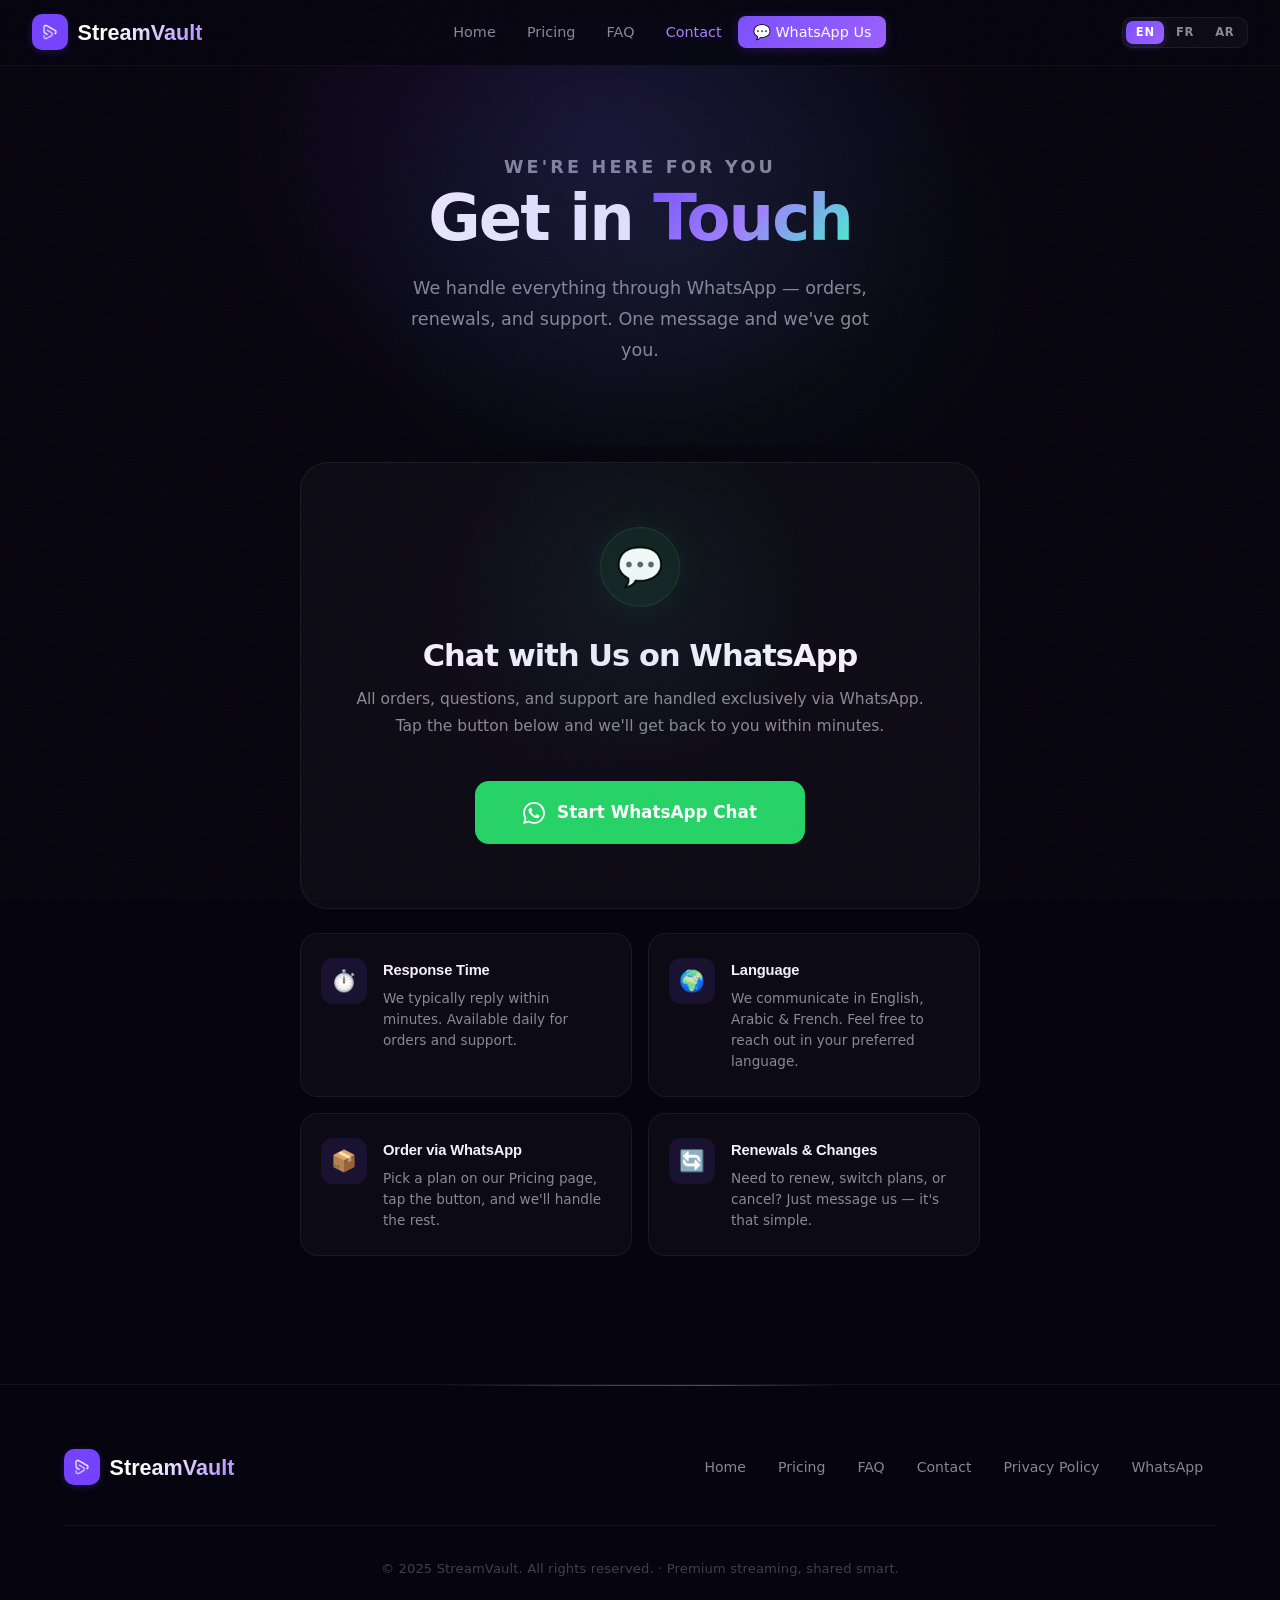
<file: contact.html>
<!DOCTYPE html>
<html lang="en">
<head>
  <meta charset="UTF-8" />
  <meta name="viewport" content="width=device-width, initial-scale=1.0" />
  <title>Contact — StreamVault</title>
  <meta name="description" content="Get in touch with StreamVault via WhatsApp. We're available 24/7 to help you subscribe and manage your plans." />
  <link rel="preconnect" href="https://api.fontshare.com" />
  <link rel="stylesheet" href="https://api.fontshare.com/v2/css?f[]=clash-display@400,500,600,700&f[]=satoshi@400,500,700&display=swap" />
  <link rel="stylesheet" href="styles.css" />
</head>
<body>

<!-- ── Navbar ─────────────────────────────────────── -->
<nav class="navbar">
  <a href="index.html" class="logo">
    <div class="vault-icon"><img src="logo-icon.png.png" alt="StreamVault" /></div>
    <span class="name">StreamVault</span>
  </a>
  <ul class="nav-links">
    <li><a href="index.html" data-i18n="nav.home">Home</a></li>
    <li><a href="pricing.html" data-i18n="nav.pricing">Pricing</a></li>
    <li><a href="faq.html" data-i18n="nav.faq">FAQ</a></li>
    <li><a href="contact.html" class="active" data-i18n="nav.contact">Contact</a></li>
    <li><a href="https://wa.me/96170307798" target="_blank" rel="noopener" class="nav-cta" data-i18n="nav.whatsapp">💬 WhatsApp Us</a></li>
  </ul>
  <div class="lang-switcher">
    <button class="lang-btn active" data-lang="en">EN</button>
    <button class="lang-btn" data-lang="fr">FR</button>
    <button class="lang-btn" data-lang="ar">AR</button>
  </div>
  <button class="hamburger" aria-label="Toggle menu">
    <span></span><span></span><span></span>
  </button>
</nav>

<div class="mobile-menu">
  <a href="index.html" data-i18n="nav.home">Home</a>
  <a href="pricing.html" data-i18n="nav.pricing">Pricing</a>
  <a href="faq.html" data-i18n="nav.faq">FAQ</a>
  <a href="contact.html" class="active" data-i18n="nav.contact">Contact</a>
  <a href="https://wa.me/96170307798" target="_blank" rel="noopener" class="mob-cta" data-i18n="nav.whatsapp">💬 WhatsApp Us</a>
</div>

<!-- ── Page Header ────────────────────────────────── -->
<div class="page-header">
  <div class="page-header-glow"></div>
  <div class="container">
    <p class="section-label" data-i18n="contact.label">We're Here for You</p>
    <h1 data-i18n-html="contact.title">Get in <span class="gradient-text">Touch</span></h1>
    <p data-i18n="contact.desc">We handle everything through WhatsApp — orders, renewals, and support. One message and we've got you.</p>
  </div>
</div>

<!-- ── Contact Section ────────────────────────────── -->
<section class="section" style="padding-top: 1rem;">
  <div class="container">
    <div class="contact-wrap">

      <!-- Main WhatsApp Card -->
      <div class="contact-card fade-up">
        <div class="wa-icon-wrap">💬</div>
        <h2 class="contact-title" data-i18n="contact.wa.title">Chat with Us on WhatsApp</h2>
        <p class="contact-desc" data-i18n="contact.wa.desc">
          All orders, questions, and support are handled exclusively via WhatsApp. Tap the button below and we'll get back to you within minutes.
        </p>
        <a href="https://wa.me/96170307798?text=Hi!%20I%20want%20to%20know%20more%20about%20StreamVault." target="_blank" rel="noopener" class="btn-wa-large">
          <svg width="22" height="22" viewBox="0 0 24 24" fill="currentColor" aria-hidden="true">
            <path d="M17.472 14.382c-.297-.149-1.758-.867-2.03-.967-.273-.099-.471-.148-.67.15-.197.297-.767.966-.94 1.164-.173.199-.347.223-.644.075-.297-.15-1.255-.463-2.39-1.475-.883-.788-1.48-1.761-1.653-2.059-.173-.297-.018-.458.13-.606.134-.133.298-.347.446-.52.149-.174.198-.298.298-.497.099-.198.05-.371-.025-.52-.075-.149-.669-1.612-.916-2.207-.242-.579-.487-.5-.669-.51-.173-.008-.371-.01-.57-.01-.198 0-.52.074-.792.372-.272.297-1.04 1.016-1.04 2.479 0 1.462 1.065 2.875 1.213 3.074.149.198 2.096 3.2 5.077 4.487.709.306 1.262.489 1.694.625.712.227 1.36.195 1.871.118.571-.085 1.758-.719 2.006-1.413.248-.694.248-1.289.173-1.413-.074-.124-.272-.198-.57-.347m-5.421 7.403h-.004a9.87 9.87 0 01-5.031-1.378l-.361-.214-3.741.982.998-3.648-.235-.374a9.86 9.86 0 01-1.51-5.26c.001-5.45 4.436-9.884 9.888-9.884 2.64 0 5.122 1.03 6.988 2.898a9.825 9.825 0 012.893 6.994c-.003 5.45-4.437 9.884-9.885 9.884m8.413-18.297A11.815 11.815 0 0012.05 0C5.495 0 .16 5.335.157 11.892c0 2.096.547 4.142 1.588 5.945L.057 24l6.305-1.654a11.882 11.882 0 005.683 1.448h.005c6.554 0 11.89-5.335 11.893-11.893a11.821 11.821 0 00-3.48-8.413Z"/>
          </svg>
          <span data-i18n="contact.wa.btn">Start WhatsApp Chat</span>
        </a>
      </div>

      <!-- Info Cards -->
      <div class="contact-info-grid">

        <div class="info-card fade-up">
          <div class="info-icon">⏱️</div>
          <div>
            <div class="info-title" data-i18n="info1.title">Response Time</div>
            <div class="info-text" data-i18n="info1.text">We typically reply within minutes. Available daily for orders and support.</div>
          </div>
        </div>

        <div class="info-card fade-up">
          <div class="info-icon">🌍</div>
          <div>
            <div class="info-title" data-i18n="info2.title">Language</div>
            <div class="info-text" data-i18n="info2.text">We communicate in English, Arabic & French. Feel free to reach out in your preferred language.</div>
          </div>
        </div>

        <div class="info-card fade-up">
          <div class="info-icon">📦</div>
          <div>
            <div class="info-title" data-i18n="info3.title">Order via WhatsApp</div>
            <div class="info-text" data-i18n="info3.text">Pick a plan on our Pricing page, tap the button, and we'll handle the rest.</div>
          </div>
        </div>

        <div class="info-card fade-up">
          <div class="info-icon">🔄</div>
          <div>
            <div class="info-title" data-i18n="info4.title">Renewals &amp; Changes</div>
            <div class="info-text" data-i18n="info4.text">Need to renew, switch plans, or cancel? Just message us — it's that simple.</div>
          </div>
        </div>

      </div>

    </div>
  </div>
</section>

<!-- ── Footer ─────────────────────────────────────── -->
<footer>
  <div class="container">
    <div class="footer-inner">
      <a href="index.html" class="logo">
        <div class="vault-icon"><img src="logo-icon.png.png" alt="StreamVault" /></div>
        <span class="name">StreamVault</span>
      </a>
      <div class="footer-links">
        <a href="index.html" data-i18n="nav.home">Home</a>
        <a href="pricing.html" data-i18n="nav.pricing">Pricing</a>
        <a href="faq.html" data-i18n="nav.faq">FAQ</a>
        <a href="contact.html" data-i18n="nav.contact">Contact</a>
        <a href="privacy.html">Privacy Policy</a>
        <a href="https://wa.me/96170307798" target="_blank" rel="noopener">WhatsApp</a>
      </div>
    </div>
    <div class="footer-copy" data-i18n="footer.copy">
      © 2025 StreamVault. All rights reserved. · Premium streaming, shared smart.
    </div>
  </div>
</footer>

<script src="translations.js"></script>
<script src="script.js"></script>
</body>
</html>
</file>
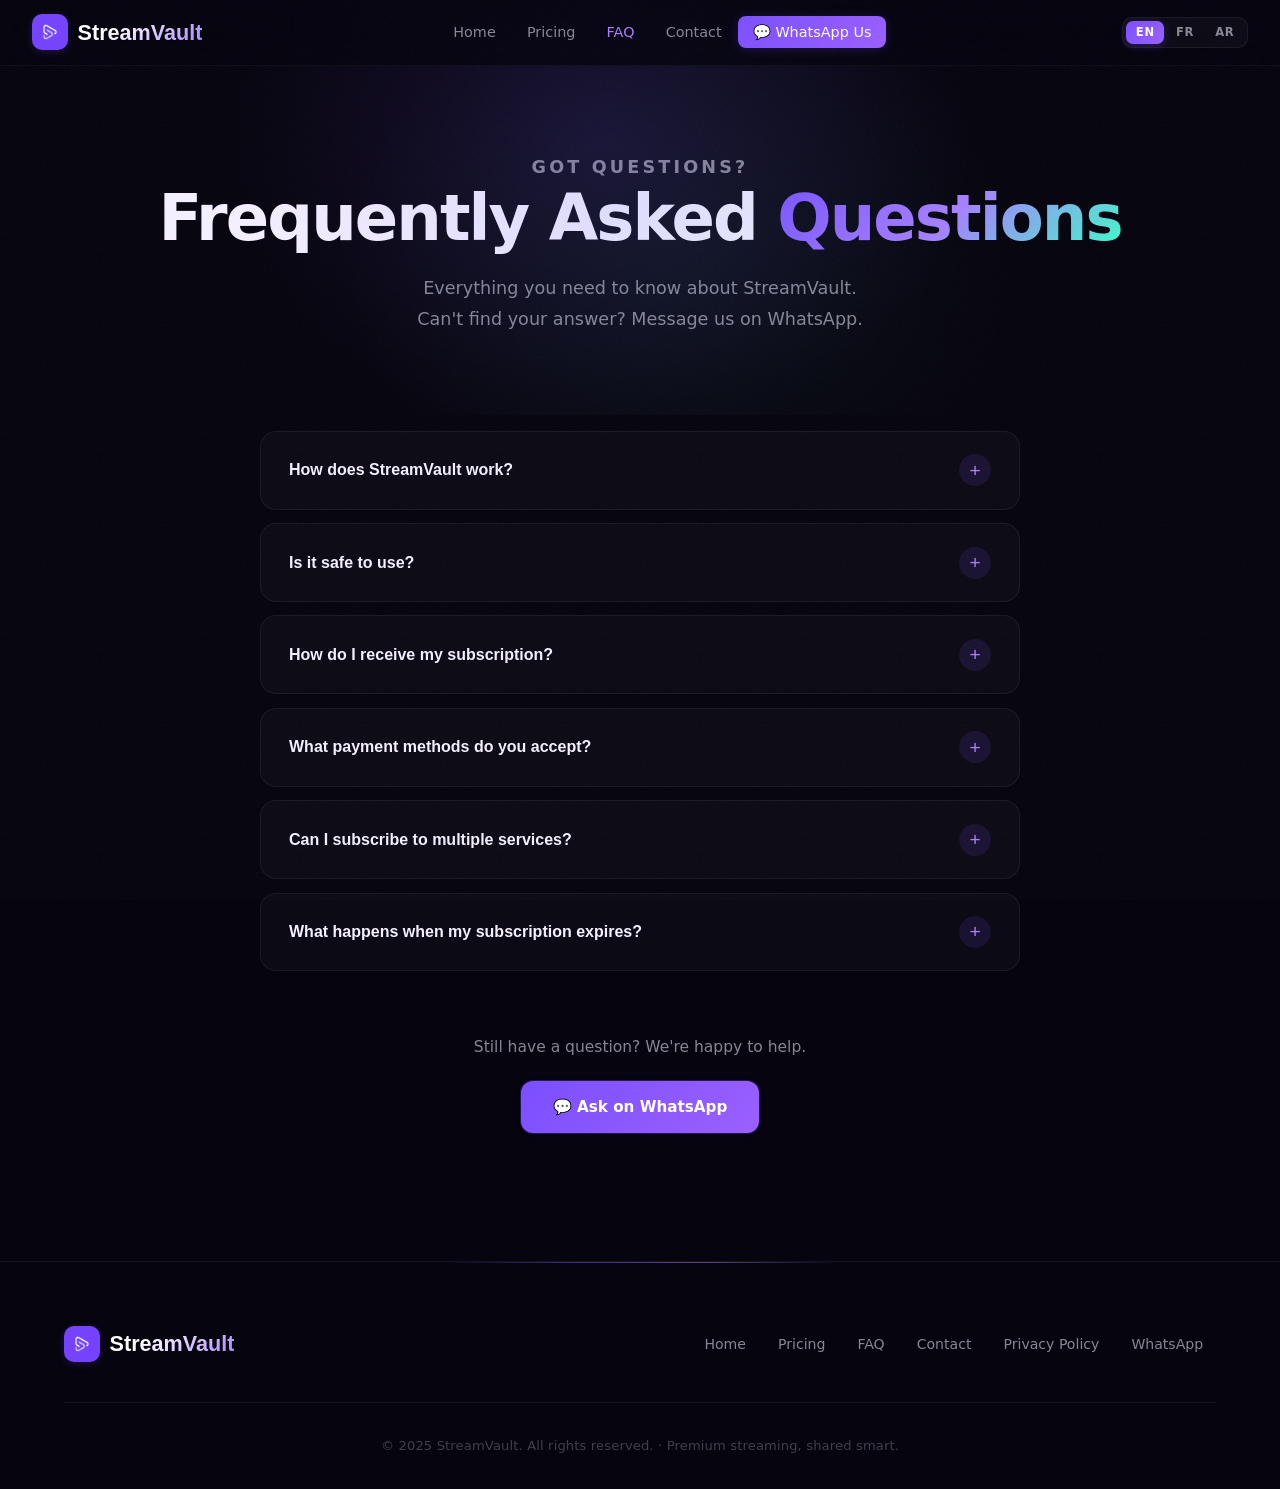
<file: faq.html>
<!DOCTYPE html>
<html lang="en">
<head>
  <meta charset="UTF-8" />
  <meta name="viewport" content="width=device-width, initial-scale=1.0" />
  <title>FAQ — StreamVault</title>
  <meta name="description" content="Frequently asked questions about StreamVault — how it works, safety, payment methods and more." />
  <link rel="preconnect" href="https://api.fontshare.com" />
  <link rel="stylesheet" href="https://api.fontshare.com/v2/css?f[]=clash-display@400,500,600,700&f[]=satoshi@400,500,700&display=swap" />
  <link rel="stylesheet" href="styles.css" />
</head>
<body>

<!-- ── Navbar ─────────────────────────────────────── -->
<nav class="navbar">
  <a href="index.html" class="logo">
    <div class="vault-icon"><img src="logo-icon.png.png" alt="StreamVault" /></div>
    <span class="name">StreamVault</span>
  </a>
  <ul class="nav-links">
    <li><a href="index.html" data-i18n="nav.home">Home</a></li>
    <li><a href="pricing.html" data-i18n="nav.pricing">Pricing</a></li>
    <li><a href="faq.html" class="active" data-i18n="nav.faq">FAQ</a></li>
    <li><a href="contact.html" data-i18n="nav.contact">Contact</a></li>
    <li><a href="https://wa.me/96170307798" target="_blank" rel="noopener" class="nav-cta" data-i18n="nav.whatsapp">💬 WhatsApp Us</a></li>
  </ul>
  <div class="lang-switcher">
    <button class="lang-btn active" data-lang="en">EN</button>
    <button class="lang-btn" data-lang="fr">FR</button>
    <button class="lang-btn" data-lang="ar">AR</button>
  </div>
  <button class="hamburger" aria-label="Toggle menu">
    <span></span><span></span><span></span>
  </button>
</nav>

<div class="mobile-menu">
  <a href="index.html" data-i18n="nav.home">Home</a>
  <a href="pricing.html" data-i18n="nav.pricing">Pricing</a>
  <a href="faq.html" class="active" data-i18n="nav.faq">FAQ</a>
  <a href="contact.html" data-i18n="nav.contact">Contact</a>
  <a href="https://wa.me/96170307798" target="_blank" rel="noopener" class="mob-cta" data-i18n="nav.whatsapp">💬 WhatsApp Us</a>
</div>

<!-- ── Page Header ────────────────────────────────── -->
<div class="page-header">
  <div class="page-header-glow"></div>
  <div class="container">
    <p class="section-label" data-i18n="faq.label">Got Questions?</p>
    <h1 data-i18n-html="faq.title">Frequently Asked <span class="gradient-text">Questions</span></h1>
    <p data-i18n="faq.desc">Everything you need to know about StreamVault. Can't find your answer? Message us on WhatsApp.</p>
  </div>
</div>

<!-- ── FAQ Accordion ──────────────────────────────── -->
<section class="section" style="padding-top: 1rem;">
  <div class="container">
    <div class="faq-list">

      <div class="faq-item fade-up">
        <button class="faq-question" aria-expanded="false">
          <span data-i18n="faq.q1">How does StreamVault work?</span>
          <span class="faq-icon">+</span>
        </button>
        <div class="faq-answer">
          <div class="faq-answer-inner" data-i18n-html="faq.a1">
            StreamVault splits a single premium streaming account across 2–3 users, each getting their own dedicated profile. You enjoy the full service — browsing, watchlists, recommendations — while paying only a fraction of what a private subscription would cost. It's completely legal to share accounts within the platform's allowed profile limits.
          </div>
        </div>
      </div>

      <div class="faq-item fade-up">
        <button class="faq-question" aria-expanded="false">
          <span data-i18n="faq.q2">Is it safe to use?</span>
          <span class="faq-icon">+</span>
        </button>
        <div class="faq-answer">
          <div class="faq-answer-inner" data-i18n-html="faq.a2">
            Absolutely. Each subscriber gets a dedicated, private profile on the shared account. Your watch history, playlists, preferences, and personal data stay 100% separate from any other user. You'll never see another person's content, and they'll never see yours.
          </div>
        </div>
      </div>

      <div class="faq-item fade-up">
        <button class="faq-question" aria-expanded="false">
          <span data-i18n="faq.q3">How do I receive my subscription?</span>
          <span class="faq-icon">+</span>
        </button>
        <div class="faq-answer">
          <div class="faq-answer-inner" data-i18n-html="faq.a3">
            After you place your order via WhatsApp and complete payment, we'll set up your profile and send you the login credentials or a direct profile invite — all within the WhatsApp chat. The whole process typically takes just a few hours.
          </div>
        </div>
      </div>

      <div class="faq-item fade-up">
        <button class="faq-question" aria-expanded="false">
          <span data-i18n="faq.q4">What payment methods do you accept?</span>
          <span class="faq-icon">+</span>
        </button>
        <div class="faq-answer">
          <div class="faq-answer-inner" data-i18n-html="faq.a4">
            We accept payments via <strong style="color:#fff;">Whish</strong> or <strong style="color:#fff;">OMT</strong> wallet. Simply transfer the amount to account <strong style="color:#fff;">81996780</strong> (name: <strong style="color:#fff;">Jason Farah</strong>). Once payment is confirmed, your subscription account will be sent to you directly on WhatsApp.
          </div>
        </div>
      </div>

      <div class="faq-item fade-up">
        <button class="faq-question" aria-expanded="false">
          <span data-i18n="faq.q5">Can I subscribe to multiple services?</span>
          <span class="faq-icon">+</span>
        </button>
        <div class="faq-answer">
          <div class="faq-answer-inner" data-i18n-html="faq.a5">
            Yes! Many of our customers subscribe to multiple services at the same time — for example, Netflix for movies and Spotify for music. Just let us know which ones you'd like and we'll set them all up. Each service is billed separately.
          </div>
        </div>
      </div>

      <div class="faq-item fade-up">
        <button class="faq-question" aria-expanded="false">
          <span data-i18n="faq.q6">What happens when my subscription expires?</span>
          <span class="faq-icon">+</span>
        </button>
        <div class="faq-answer">
          <div class="faq-answer-inner" data-i18n-html="faq.a6">
            We'll send you a reminder on WhatsApp a few days before expiry. Renewing is as simple as replying to the chat — no forms, no sign-up pages. If you choose not to renew, your access stops at the end of the period with no extra charges.
          </div>
        </div>
      </div>

    </div>

    <div style="text-align:center; margin-top: 4rem;">
      <p style="color:var(--text-muted); margin-bottom:1.25rem; font-size:0.97rem;" data-i18n="faq.still">Still have a question? We're happy to help.</p>
      <a href="https://wa.me/96170307798" target="_blank" rel="noopener" class="btn btn-primary" data-i18n="faq.ask.btn">
        💬 Ask on WhatsApp
      </a>
    </div>

  </div>
</section>

<!-- ── Footer ─────────────────────────────────────── -->
<footer>
  <div class="container">
    <div class="footer-inner">
      <a href="index.html" class="logo">
        <div class="vault-icon"><img src="logo-icon.png.png" alt="StreamVault" /></div>
        <span class="name">StreamVault</span>
      </a>
      <div class="footer-links">
        <a href="index.html" data-i18n="nav.home">Home</a>
        <a href="pricing.html" data-i18n="nav.pricing">Pricing</a>
        <a href="faq.html" data-i18n="nav.faq">FAQ</a>
        <a href="contact.html" data-i18n="nav.contact">Contact</a>
        <a href="privacy.html">Privacy Policy</a>
        <a href="https://wa.me/96170307798" target="_blank" rel="noopener">WhatsApp</a>
      </div>
    </div>
    <div class="footer-copy" data-i18n="footer.copy">
      © 2025 StreamVault. All rights reserved. · Premium streaming, shared smart.
    </div>
  </div>
</footer>

<script src="translations.js"></script>
<script src="script.js"></script>
</body>
</html>
</file>
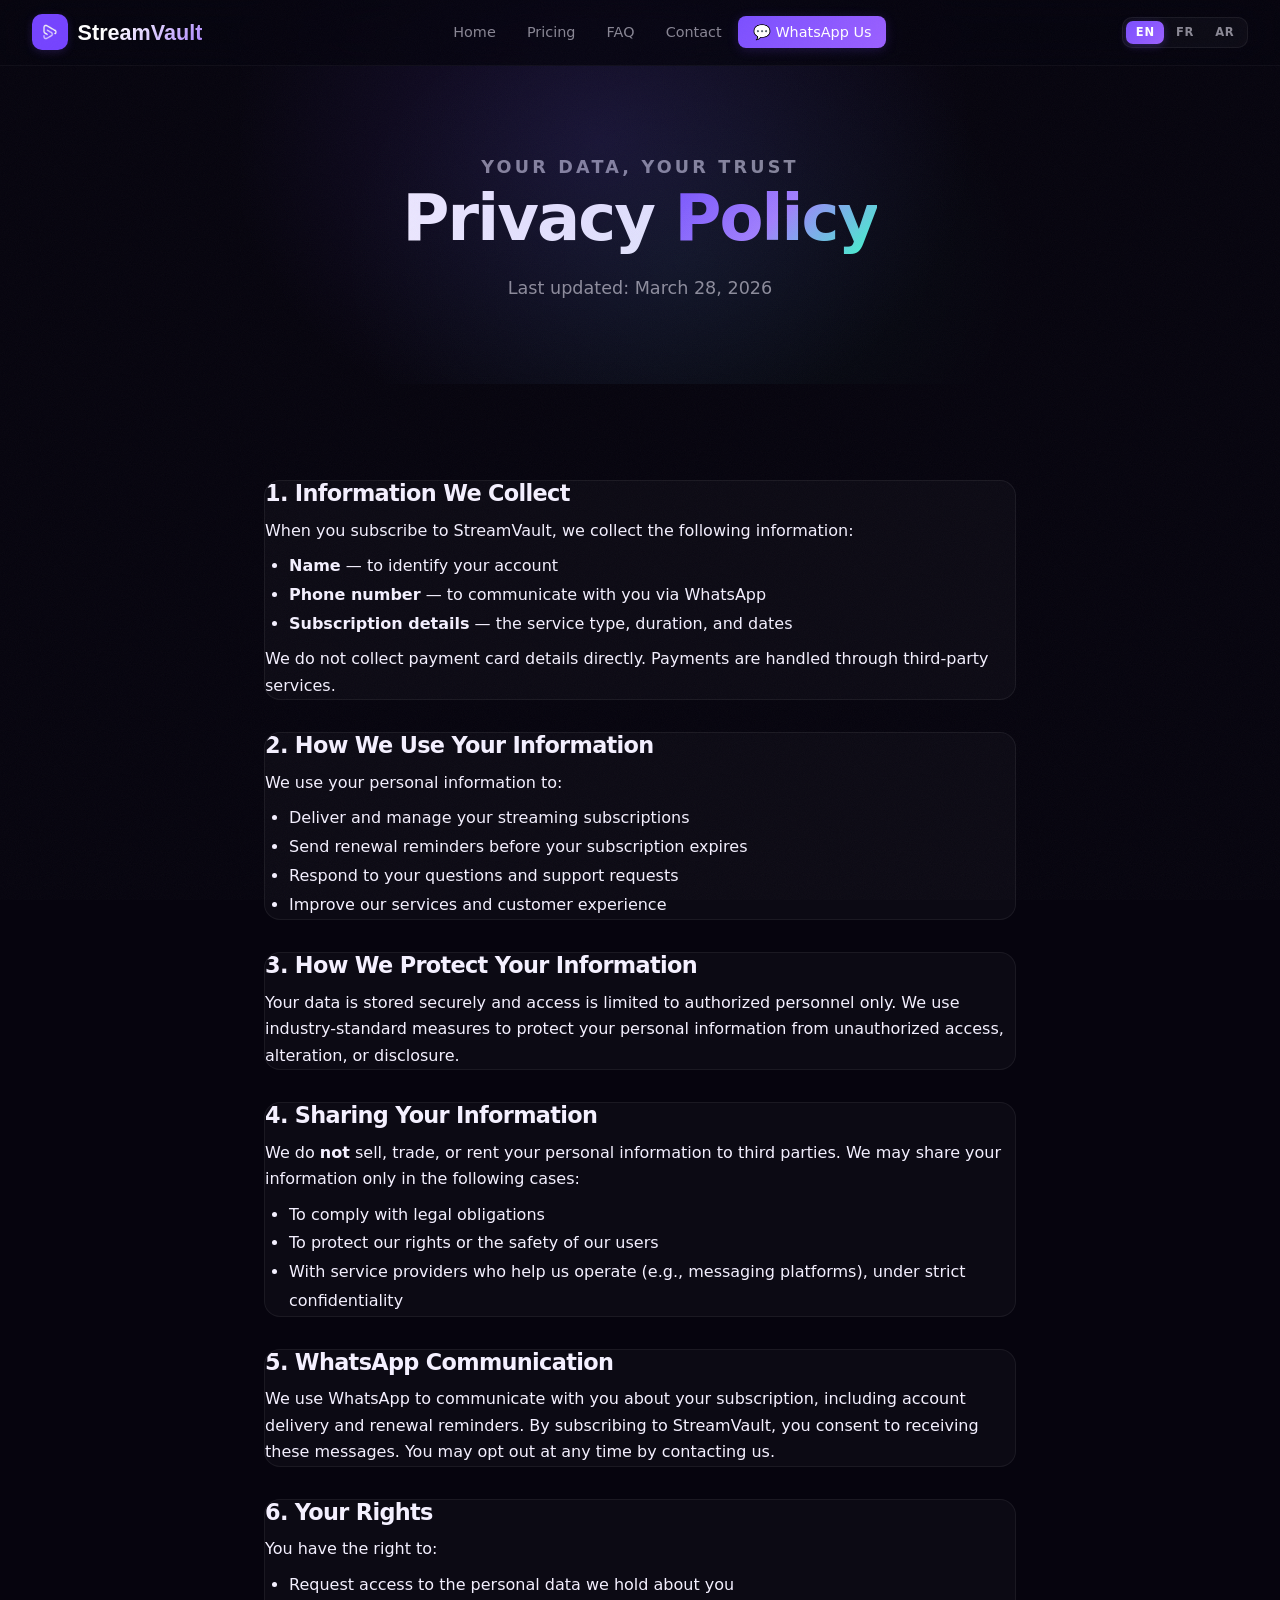
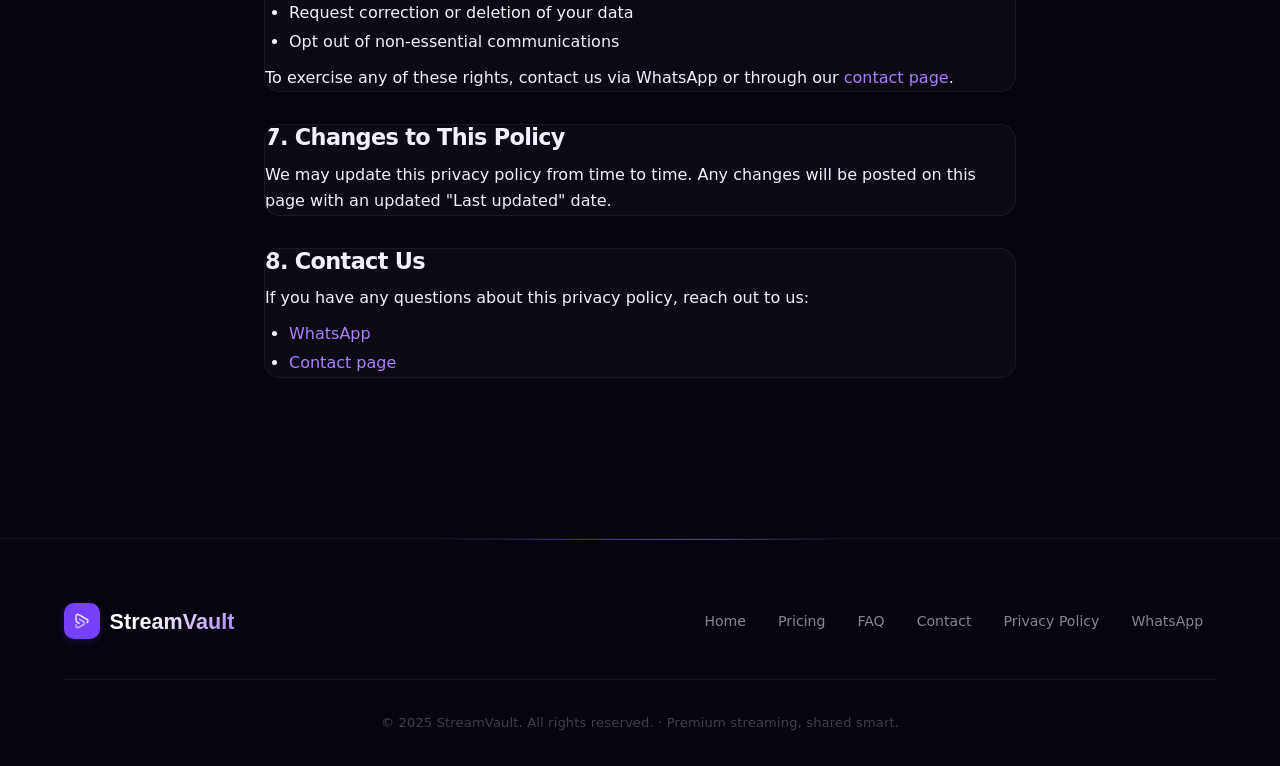
<file: privacy.html>
<!DOCTYPE html>
<html lang="en">
<head>
  <meta charset="UTF-8" />
  <meta name="viewport" content="width=device-width, initial-scale=1.0" />
  <title>Privacy Policy — StreamVault</title>
  <meta name="description" content="StreamVault's privacy policy — how we collect, use, and protect your personal information." />
  <link rel="preconnect" href="https://api.fontshare.com" />
  <link rel="stylesheet" href="https://api.fontshare.com/v2/css?f[]=clash-display@400,500,600,700&f[]=satoshi@400,500,700&display=swap" />
  <link rel="stylesheet" href="styles.css" />
</head>
<body>

<!-- ── Navbar ─────────────────────────────────────── -->
<nav class="navbar">
  <a href="index.html" class="logo">
    <div class="vault-icon"><img src="logo-icon.png.png" alt="StreamVault" /></div>
    <span class="name">StreamVault</span>
  </a>
  <ul class="nav-links">
    <li><a href="index.html" data-i18n="nav.home">Home</a></li>
    <li><a href="pricing.html" data-i18n="nav.pricing">Pricing</a></li>
    <li><a href="faq.html" data-i18n="nav.faq">FAQ</a></li>
    <li><a href="contact.html" data-i18n="nav.contact">Contact</a></li>
    <li><a href="https://wa.me/96170307798" target="_blank" rel="noopener" class="nav-cta" data-i18n="nav.whatsapp">💬 WhatsApp Us</a></li>
  </ul>
  <div class="lang-switcher">
    <button class="lang-btn active" data-lang="en">EN</button>
    <button class="lang-btn" data-lang="fr">FR</button>
    <button class="lang-btn" data-lang="ar">AR</button>
  </div>
  <button class="hamburger" aria-label="Toggle menu">
    <span></span><span></span><span></span>
  </button>
</nav>

<div class="mobile-menu">
  <a href="index.html" data-i18n="nav.home">Home</a>
  <a href="pricing.html" data-i18n="nav.pricing">Pricing</a>
  <a href="faq.html" data-i18n="nav.faq">FAQ</a>
  <a href="contact.html" data-i18n="nav.contact">Contact</a>
  <a href="https://wa.me/96170307798" target="_blank" rel="noopener" class="mob-cta" data-i18n="nav.whatsapp">💬 WhatsApp Us</a>
</div>

<!-- ── Page Header ────────────────────────────────── -->
<div class="page-header">
  <div class="page-header-glow"></div>
  <div class="container">
    <p class="section-label">Your Data, Your Trust</p>
    <h1>Privacy <span class="gradient-text">Policy</span></h1>
    <p class="hero-sub">Last updated: March 28, 2026</p>
  </div>
</div>

<!-- ── Privacy Content ───────────────────────────── -->
<section class="section">
  <div class="container" style="max-width:800px;">

    <div class="faq-item fade-up" style="margin-bottom:2rem;">
      <h2 style="font-size:1.4rem;margin-bottom:.75rem;">1. Information We Collect</h2>
      <p>When you subscribe to StreamVault, we collect the following information:</p>
      <ul style="margin-top:.5rem;padding-left:1.5rem;line-height:1.8;">
        <li><strong>Name</strong> — to identify your account</li>
        <li><strong>Phone number</strong> — to communicate with you via WhatsApp</li>
        <li><strong>Subscription details</strong> — the service type, duration, and dates</li>
      </ul>
      <p style="margin-top:.5rem;">We do not collect payment card details directly. Payments are handled through third-party services.</p>
    </div>

    <div class="faq-item fade-up" style="margin-bottom:2rem;">
      <h2 style="font-size:1.4rem;margin-bottom:.75rem;">2. How We Use Your Information</h2>
      <p>We use your personal information to:</p>
      <ul style="margin-top:.5rem;padding-left:1.5rem;line-height:1.8;">
        <li>Deliver and manage your streaming subscriptions</li>
        <li>Send renewal reminders before your subscription expires</li>
        <li>Respond to your questions and support requests</li>
        <li>Improve our services and customer experience</li>
      </ul>
    </div>

    <div class="faq-item fade-up" style="margin-bottom:2rem;">
      <h2 style="font-size:1.4rem;margin-bottom:.75rem;">3. How We Protect Your Information</h2>
      <p>Your data is stored securely and access is limited to authorized personnel only. We use industry-standard measures to protect your personal information from unauthorized access, alteration, or disclosure.</p>
    </div>

    <div class="faq-item fade-up" style="margin-bottom:2rem;">
      <h2 style="font-size:1.4rem;margin-bottom:.75rem;">4. Sharing Your Information</h2>
      <p>We do <strong>not</strong> sell, trade, or rent your personal information to third parties. We may share your information only in the following cases:</p>
      <ul style="margin-top:.5rem;padding-left:1.5rem;line-height:1.8;">
        <li>To comply with legal obligations</li>
        <li>To protect our rights or the safety of our users</li>
        <li>With service providers who help us operate (e.g., messaging platforms), under strict confidentiality</li>
      </ul>
    </div>

    <div class="faq-item fade-up" style="margin-bottom:2rem;">
      <h2 style="font-size:1.4rem;margin-bottom:.75rem;">5. WhatsApp Communication</h2>
      <p>We use WhatsApp to communicate with you about your subscription, including account delivery and renewal reminders. By subscribing to StreamVault, you consent to receiving these messages. You may opt out at any time by contacting us.</p>
    </div>

    <div class="faq-item fade-up" style="margin-bottom:2rem;">
      <h2 style="font-size:1.4rem;margin-bottom:.75rem;">6. Your Rights</h2>
      <p>You have the right to:</p>
      <ul style="margin-top:.5rem;padding-left:1.5rem;line-height:1.8;">
        <li>Request access to the personal data we hold about you</li>
        <li>Request correction or deletion of your data</li>
        <li>Opt out of non-essential communications</li>
      </ul>
      <p style="margin-top:.5rem;">To exercise any of these rights, contact us via WhatsApp or through our <a href="contact.html" style="color:var(--accent,#00d4ff);">contact page</a>.</p>
    </div>

    <div class="faq-item fade-up" style="margin-bottom:2rem;">
      <h2 style="font-size:1.4rem;margin-bottom:.75rem;">7. Changes to This Policy</h2>
      <p>We may update this privacy policy from time to time. Any changes will be posted on this page with an updated "Last updated" date.</p>
    </div>

    <div class="faq-item fade-up" style="margin-bottom:2rem;">
      <h2 style="font-size:1.4rem;margin-bottom:.75rem;">8. Contact Us</h2>
      <p>If you have any questions about this privacy policy, reach out to us:</p>
      <ul style="margin-top:.5rem;padding-left:1.5rem;line-height:1.8;">
        <li><a href="https://wa.me/96170307798" target="_blank" rel="noopener" style="color:var(--accent,#00d4ff);">WhatsApp</a></li>
        <li><a href="contact.html" style="color:var(--accent,#00d4ff);">Contact page</a></li>
      </ul>
    </div>

  </div>
</section>

<!-- ── Footer ─────────────────────────────────────── -->
<footer>
  <div class="container">
    <div class="footer-inner">
      <a href="index.html" class="logo">
        <div class="vault-icon"><img src="logo-icon.png.png" alt="StreamVault" /></div>
        <span class="name">StreamVault</span>
      </a>
      <div class="footer-links">
        <a href="index.html" data-i18n="nav.home">Home</a>
        <a href="pricing.html" data-i18n="nav.pricing">Pricing</a>
        <a href="faq.html" data-i18n="nav.faq">FAQ</a>
        <a href="contact.html" data-i18n="nav.contact">Contact</a>
        <a href="privacy.html">Privacy Policy</a>
        <a href="https://wa.me/96170307798" target="_blank" rel="noopener">WhatsApp</a>
      </div>
    </div>
    <div class="footer-copy" data-i18n="footer.copy">
      © 2025 StreamVault. All rights reserved. · Premium streaming, shared smart.
    </div>
  </div>
</footer>

<script src="translations.js"></script>
<script src="script.js"></script>
</body>
</html>
</file>
<file: styles.css>
@import url('https://api.fontshare.com/v2/css?f[]=clash-display@400,500,600,700&f[]=satoshi@400,500,700&display=swap');

/* ═══════════════════════════════════════════════════
   StreamVault — Elevated Design System
   ═══════════════════════════════════════════════════ */

:root {
  /* Surface system */
  --bg:          #06040E;
  --bg-2:        #0C0818;
  --bg-elevated: #110D20;
  --bg-floating: #18122E;

  /* Brand palette */
  --primary:     #7B4FFF;
  --primary-dim: rgba(123,79,255,0.12);
  --accent:      #A87FFF;
  --accent-glow: rgba(168,127,255,0.25);
  --mint:        #3CFFC8;
  --mint-dim:    rgba(60,255,200,0.08);

  /* Text hierarchy */
  --text:        #F4F0FF;
  --text-muted:  rgba(244,240,255,0.55);
  --text-dim:    rgba(244,240,255,0.25);

  /* Card system */
  --card-bg:     rgba(255,255,255,0.028);
  --card-border: rgba(255,255,255,0.06);
  --card-hover:  rgba(123,79,255,0.08);

  /* Navbar */
  --nav-bg:      rgba(6,4,14,0.82);

  /* Shadows — layered, color-tinted */
  --shadow-sm:   0 2px 8px rgba(123,79,255,0.06), 0 1px 3px rgba(0,0,0,0.3);
  --shadow-md:   0 4px 16px rgba(123,79,255,0.08), 0 8px 32px rgba(0,0,0,0.25);
  --shadow-lg:   0 8px 32px rgba(123,79,255,0.12), 0 24px 64px rgba(0,0,0,0.3);
  --shadow-glow: 0 0 40px rgba(123,79,255,0.15), 0 0 80px rgba(123,79,255,0.06);

  /* Spacing tokens */
  --space-xs: 0.5rem;
  --space-sm: 0.75rem;
  --space-md: 1.25rem;
  --space-lg: 2rem;
  --space-xl: 3.5rem;
  --space-2xl: 6rem;

  /* Easing — spring-like curves */
  --ease-out:    cubic-bezier(0.16, 1, 0.3, 1);
  --ease-spring: cubic-bezier(0.34, 1.56, 0.64, 1);
  --ease-smooth: cubic-bezier(0.25, 0.46, 0.45, 0.94);
}

*, *::before, *::after {
  margin: 0; padding: 0; box-sizing: border-box;
}

html { scroll-behavior: smooth; }

body {
  background-color: var(--bg);
  color: var(--text);
  font-family: 'Satoshi', system-ui, sans-serif;
  line-height: 1.65;
  overflow-x: hidden;
  -webkit-font-smoothing: antialiased;
  -moz-osx-font-smoothing: grayscale;
}

h1, h2, h3, h4, h5, h6 {
  font-family: 'Clash Display', system-ui, sans-serif;
  line-height: 1.1;
  letter-spacing: -0.03em;
}

a {
  text-decoration: none;
  color: inherit;
  outline-offset: 3px;
}

a:focus-visible {
  outline: 2px solid var(--accent);
  border-radius: 4px;
}

img { max-width: 100%; display: block; }

/* ═══ Noise Texture Overlay ═══════════════════════ */

body::before {
  content: '';
  position: fixed;
  inset: 0;
  z-index: 9999;
  pointer-events: none;
  opacity: 0.035;
  background-image: url("data:image/svg+xml,%3Csvg viewBox='0 0 256 256' xmlns='http://www.w3.org/2000/svg'%3E%3Cfilter id='n'%3E%3CfeTurbulence type='fractalNoise' baseFrequency='0.85' numOctaves='4' stitchTiles='stitch'/%3E%3C/filter%3E%3Crect width='100%25' height='100%25' filter='url(%23n)'/%3E%3C/svg%3E");
  background-repeat: repeat;
  background-size: 200px 200px;
}

/* ═══ Utility ═════════════════════════════════════ */

.gradient-text {
  background: linear-gradient(135deg, var(--primary) 0%, var(--accent) 50%, var(--mint) 100%);
  -webkit-background-clip: text;
  -webkit-text-fill-color: transparent;
  background-clip: text;
}

.container {
  max-width: 1200px;
  margin: 0 auto;
  padding: 0 1.5rem;
}

.section { padding: var(--space-2xl) 0; }
.text-center { text-align: center; }

.section-label {
  font-size: 0.75rem;
  font-weight: 700;
  letter-spacing: 0.18em;
  text-transform: uppercase;
  color: var(--mint);
  margin-bottom: var(--space-md);
  display: inline-flex;
  align-items: center;
  gap: 0.5rem;
}

.section-label::before {
  content: '';
  width: 20px;
  height: 1px;
  background: var(--mint);
  opacity: 0.5;
}

.text-center .section-label::before,
.page-header .section-label::before {
  display: none;
}

.section-title {
  font-size: clamp(2rem, 4vw, 3.2rem);
  font-weight: 700;
  margin-bottom: var(--space-md);
}

.section-desc {
  font-size: 1.05rem;
  color: var(--text-muted);
  max-width: 540px;
  margin: 0 auto var(--space-xl);
  line-height: 1.75;
}

/* ═══ Buttons ═════════════════════════════════════ */

.btn {
  display: inline-flex;
  align-items: center;
  gap: 0.5rem;
  padding: 0.85rem 2rem;
  border-radius: 12px;
  font-weight: 600;
  font-size: 0.95rem;
  cursor: pointer;
  border: none;
  font-family: inherit;
  white-space: nowrap;
  position: relative;
  transition: transform 0.4s var(--ease-spring), box-shadow 0.4s var(--ease-out), background 0.3s var(--ease-out);
}

.btn:active { transform: scale(0.97); }

.btn-primary {
  background: linear-gradient(135deg, var(--primary) 0%, #9B60FF 100%);
  color: #fff;
  box-shadow: var(--shadow-sm), 0 0 0 1px rgba(123,79,255,0.3);
}

.btn-primary:hover {
  transform: translateY(-3px);
  box-shadow: var(--shadow-md), 0 0 40px rgba(123,79,255,0.25);
}

.btn-primary:focus-visible {
  outline: 2px solid var(--mint);
  outline-offset: 3px;
}

.btn-primary:active {
  transform: translateY(-1px) scale(0.98);
}

.btn-outline {
  background: transparent;
  color: var(--text);
  border: 1px solid rgba(255,255,255,0.1);
  box-shadow: inset 0 0 0 0 var(--primary-dim);
}

.btn-outline:hover {
  border-color: var(--primary);
  color: var(--accent);
  transform: translateY(-3px);
  box-shadow: inset 0 0 20px var(--primary-dim);
}

.btn-outline:focus-visible {
  outline: 2px solid var(--accent);
  outline-offset: 3px;
}

.btn-whatsapp {
  background: #25D366;
  color: #fff;
  width: 100%;
  justify-content: center;
  font-size: 0.9rem;
  border-radius: 12px;
  box-shadow: 0 2px 12px rgba(37,211,102,0.15);
}

.btn-whatsapp:hover {
  transform: translateY(-3px);
  box-shadow: 0 8px 30px rgba(37,211,102,0.25), 0 0 60px rgba(37,211,102,0.08);
}

.btn-whatsapp:focus-visible {
  outline: 2px solid #25D366;
  outline-offset: 3px;
}

/* ═══ Navbar ══════════════════════════════════════ */

.navbar {
  position: fixed;
  top: 0; left: 0; right: 0;
  z-index: 999;
  padding: 0.9rem 2rem;
  background: var(--nav-bg);
  backdrop-filter: blur(30px) saturate(1.5);
  -webkit-backdrop-filter: blur(30px) saturate(1.5);
  border-bottom: 1px solid rgba(255,255,255,0.04);
  display: flex;
  align-items: center;
  justify-content: space-between;
  gap: 2rem;
  transition: box-shadow 0.4s var(--ease-out), border-color 0.4s var(--ease-out);
}

.logo {
  font-family: 'Clash Display', sans-serif;
  font-size: 1.35rem;
  font-weight: 700;
  display: flex;
  align-items: center;
  gap: 0.6rem;
  white-space: nowrap;
}

.logo .vault-icon {
  width: 36px; height: 36px;
  border-radius: 10px;
  overflow: hidden;
  flex-shrink: 0;
  display: flex;
  align-items: center;
  justify-content: center;
  box-shadow: 0 2px 8px rgba(123,79,255,0.2);
}

.logo .vault-icon img {
  width: 100%;
  height: 100%;
  object-fit: cover;
  display: block;
}

.logo .name {
  background: linear-gradient(135deg, #fff 30%, var(--accent));
  -webkit-background-clip: text;
  -webkit-text-fill-color: transparent;
  background-clip: text;
}

.nav-links {
  display: flex;
  align-items: center;
  gap: 0.15rem;
  list-style: none;
}

.nav-links a {
  padding: 0.5rem 0.9rem;
  border-radius: 8px;
  color: var(--text-muted);
  font-weight: 500;
  font-size: 0.9rem;
  transition: color 0.25s var(--ease-out), background 0.25s var(--ease-out);
}

.nav-links a:hover { color: var(--text); background: rgba(255,255,255,0.04); }
.nav-links a.active { color: var(--accent); }

.nav-cta {
  background: linear-gradient(135deg, var(--primary), #9B60FF) !important;
  color: #fff !important;
  box-shadow: 0 2px 12px rgba(123,79,255,0.2);
}

.nav-cta:hover {
  box-shadow: 0 4px 24px rgba(123,79,255,0.35) !important;
  transform: translateY(-1px);
}

.hamburger {
  display: none;
  flex-direction: column;
  gap: 5px;
  cursor: pointer;
  background: none;
  border: none;
  padding: 6px;
}

.hamburger:focus-visible {
  outline: 2px solid var(--accent);
  border-radius: 4px;
}

.hamburger span {
  display: block; width: 22px; height: 2px;
  background: var(--text); border-radius: 2px;
  transition: transform 0.35s var(--ease-spring), opacity 0.25s var(--ease-out);
}

.hamburger.open span:nth-child(1) { transform: translateY(7px) rotate(45deg); }
.hamburger.open span:nth-child(2) { opacity: 0; }
.hamburger.open span:nth-child(3) { transform: translateY(-7px) rotate(-45deg); }

.mobile-menu {
  display: none;
  position: fixed;
  top: 62px; left: 0; right: 0;
  background: var(--bg-elevated);
  border-bottom: 1px solid var(--card-border);
  padding: 0.75rem 1rem 1rem;
  z-index: 998;
  flex-direction: column;
  gap: 0.2rem;
  backdrop-filter: blur(20px);
  -webkit-backdrop-filter: blur(20px);
}

.mobile-menu.open { display: flex; }

.mobile-menu a {
  padding: 0.75rem 1rem;
  border-radius: 10px;
  color: var(--text-muted);
  font-weight: 500;
  font-size: 0.95rem;
  transition: color 0.25s var(--ease-out), background 0.25s var(--ease-out);
}

.mobile-menu a:hover, .mobile-menu a.active {
  background: rgba(255,255,255,0.04); color: var(--text);
}

.mobile-menu .mob-cta {
  background: linear-gradient(135deg, var(--primary), #9B60FF);
  color: #fff !important;
  text-align: center;
  margin-top: 0.5rem;
}

/* ═══ Hero ════════════════════════════════════════ */

.hero {
  padding: 11rem 0 7rem;
  position: relative;
  overflow: hidden;
  text-align: center;
}

.hero-glow {
  position: absolute;
  top: -300px; left: 50%;
  transform: translateX(-50%);
  width: 1000px; height: 800px;
  background:
    radial-gradient(ellipse at 40% 30%, rgba(123,79,255,0.18) 0%, transparent 55%),
    radial-gradient(ellipse at 60% 50%, rgba(60,255,200,0.06) 0%, transparent 50%),
    radial-gradient(ellipse at 50% 70%, rgba(168,127,255,0.1) 0%, transparent 60%);
  pointer-events: none;
  animation: heroGlowPulse 8s ease-in-out infinite alternate;
}

@keyframes heroGlowPulse {
  0% { opacity: 0.8; transform: translateX(-50%) scale(1); }
  100% { opacity: 1; transform: translateX(-50%) scale(1.08); }
}

.hero-badge {
  display: inline-flex;
  align-items: center;
  gap: 0.5rem;
  background: var(--primary-dim);
  border: 1px solid rgba(123,79,255,0.2);
  padding: 0.45rem 1.25rem;
  border-radius: 999px;
  font-size: 0.82rem;
  font-weight: 600;
  color: var(--accent);
  margin-bottom: 2rem;
  box-shadow: 0 0 30px rgba(123,79,255,0.08);
  animation: badgeFadeIn 0.8s var(--ease-out) both;
}

@keyframes badgeFadeIn {
  from { opacity: 0; transform: translateY(12px); }
  to { opacity: 1; transform: translateY(0); }
}

.hero-title {
  font-size: clamp(3rem, 7.5vw, 5.8rem);
  font-weight: 700;
  margin-bottom: 1.75rem;
  letter-spacing: -0.035em;
  line-height: 1.05;
  animation: titleReveal 1s var(--ease-out) 0.15s both;
}

@keyframes titleReveal {
  from { opacity: 0; transform: translateY(30px); }
  to { opacity: 1; transform: translateY(0); }
}

.hero-sub {
  font-size: clamp(1rem, 2vw, 1.15rem);
  color: var(--text-muted);
  max-width: 520px;
  margin: 0 auto 2.75rem;
  line-height: 1.8;
  animation: subtitleReveal 1s var(--ease-out) 0.35s both;
}

@keyframes subtitleReveal {
  from { opacity: 0; transform: translateY(20px); }
  to { opacity: 1; transform: translateY(0); }
}

.hero-ctas {
  display: flex;
  gap: 1rem;
  justify-content: center;
  flex-wrap: wrap;
  animation: ctaReveal 1s var(--ease-out) 0.55s both;
}

@keyframes ctaReveal {
  from { opacity: 0; transform: translateY(16px); }
  to { opacity: 1; transform: translateY(0); }
}

.hero-scroll {
  margin-top: 5rem;
  display: flex;
  justify-content: center;
  animation: scrollReveal 1s var(--ease-out) 0.8s both;
}

@keyframes scrollReveal {
  from { opacity: 0; }
  to { opacity: 1; }
}

.scroll-indicator {
  width: 26px; height: 42px;
  border: 2px solid rgba(255,255,255,0.1);
  border-radius: 13px;
  position: relative;
}

.scroll-indicator::after {
  content: '';
  position: absolute;
  top: 6px; left: 50%;
  transform: translateX(-50%);
  width: 4px; height: 8px;
  background: var(--accent);
  border-radius: 2px;
  animation: scroll-bounce 1.8s var(--ease-smooth) infinite;
}

@keyframes scroll-bounce {
  0%, 100% { transform: translateX(-50%) translateY(0); opacity: 1; }
  75% { transform: translateX(-50%) translateY(14px); opacity: 0; }
}

/* ═══ Floating Geometric Shapes ═══════════════════ */

.hero-content {
  position: relative;
  z-index: 10;
}

.hero-vignette {
  position: absolute;
  left: 0; right: 0;
  height: 180px;
  pointer-events: none;
  z-index: 5;
}
.hero-vignette--top {
  top: 0;
  background: linear-gradient(to bottom, var(--bg), transparent);
}
.hero-vignette--bottom {
  bottom: 0;
  background: linear-gradient(to top, var(--bg), transparent);
}

/* Base shape styles */
.hero-shape {
  position: absolute;
  z-index: 1;
  pointer-events: none;
  opacity: 0;
  animation: shapeEntry 2s cubic-bezier(0.23, 0.86, 0.39, 0.96) forwards;
}

.hero-shape__inner {
  width: 100%;
  height: 100%;
  border-radius: 9999px;
  backdrop-filter: blur(2px);
  -webkit-backdrop-filter: blur(2px);
  border: 1.5px solid rgba(255,255,255,0.10);
  box-shadow: 0 8px 32px rgba(255,255,255,0.08);
  animation: shapeFloat 12s ease-in-out infinite;
}

/* Radial highlight on each shape */
.hero-shape__inner::after {
  content: '';
  position: absolute;
  inset: 0;
  border-radius: 9999px;
  background: radial-gradient(circle at 50% 50%, rgba(255,255,255,0.12), transparent 70%);
}

@keyframes shapeEntry {
  from {
    opacity: 0;
    translate: 0 -60px;
  }
  to {
    opacity: 1;
    translate: 0 0;
  }
}

@keyframes shapeFloat {
  0%, 100% { translate: 0 0; }
  50%      { translate: 0 -15px; }
}

/* Shape 1 — top-left, large, primary purple */
.hero-shape--1 {
  width: 550px; height: 130px;
  top: 12%; left: -6%;
  rotate: -12deg;
  animation-delay: 0.3s;
}
.hero-shape--1 .hero-shape__inner {
  background: linear-gradient(135deg, rgba(123,79,255,0.22), transparent 70%);
  box-shadow: 0 8px 40px rgba(123,79,255,0.12);
}

/* Shape 2 — bottom-right, large, accent */
.hero-shape--2 {
  width: 480px; height: 115px;
  top: 70%; right: -4%;
  rotate: 14deg;
  animation-delay: 0.5s;
}
.hero-shape--2 .hero-shape__inner {
  background: linear-gradient(135deg, rgba(168,127,255,0.18), transparent 70%);
  box-shadow: 0 8px 40px rgba(168,127,255,0.10);
  animation-delay: -3s;
}

/* Shape 3 — bottom-left, medium, mint */
.hero-shape--3 {
  width: 320px; height: 85px;
  bottom: 10%; left: 4%;
  rotate: -6deg;
  animation-delay: 0.4s;
}
.hero-shape--3 .hero-shape__inner {
  background: linear-gradient(135deg, rgba(60,255,200,0.14), transparent 70%);
  box-shadow: 0 8px 40px rgba(60,255,200,0.08);
  animation-delay: -5s;
}

/* Shape 4 — top-right, small, primary */
.hero-shape--4 {
  width: 220px; height: 60px;
  top: 10%; right: 14%;
  rotate: 20deg;
  animation-delay: 0.6s;
}
.hero-shape--4 .hero-shape__inner {
  background: linear-gradient(135deg, rgba(123,79,255,0.16), transparent 70%);
  box-shadow: 0 8px 32px rgba(123,79,255,0.08);
  animation-delay: -7s;
}

/* Shape 5 — top-center-left, smallest, accent+mint */
.hero-shape--5 {
  width: 160px; height: 45px;
  top: 6%; left: 22%;
  rotate: -22deg;
  animation-delay: 0.7s;
}
.hero-shape--5 .hero-shape__inner {
  background: linear-gradient(135deg, rgba(168,127,255,0.14), rgba(60,255,200,0.06));
  box-shadow: 0 8px 32px rgba(168,127,255,0.06);
  animation-delay: -9s;
}

/* Reduced motion */
@media (prefers-reduced-motion: reduce) {
  .hero-shape {
    animation: none;
    opacity: 1;
  }
  .hero-shape__inner {
    animation: none;
  }
}

/* ═══ Stats ═══════════════════════════════════════ */

.stats {
  padding: var(--space-xl) 0;
  border-top: 1px solid var(--card-border);
  border-bottom: 1px solid var(--card-border);
  position: relative;
}

.stats::before {
  content: '';
  position: absolute;
  inset: 0;
  background: linear-gradient(90deg, transparent, var(--primary-dim), transparent);
  opacity: 0.5;
  pointer-events: none;
}

.stats-grid {
  display: grid;
  grid-template-columns: repeat(4, 1fr);
  gap: 1rem;
}

.stat-item {
  text-align: center;
  padding: 1.75rem 1rem;
  position: relative;
}

.stat-item::after {
  content: '';
  position: absolute;
  right: 0; top: 25%; bottom: 25%;
  width: 1px;
  background: linear-gradient(transparent, var(--card-border), transparent);
}

.stat-item:last-child::after { display: none; }

.stat-value {
  font-family: 'Clash Display', sans-serif;
  font-size: 3rem;
  font-weight: 700;
  background: linear-gradient(135deg, var(--primary), var(--accent), var(--mint));
  -webkit-background-clip: text;
  -webkit-text-fill-color: transparent;
  background-clip: text;
  line-height: 1;
  margin-bottom: 0.5rem;
}

.stat-label {
  font-size: 0.85rem;
  color: var(--text-muted);
  letter-spacing: 0.02em;
}

/* ═══ Services Grid ═══════════════════════════════ */

.services-grid {
  display: grid;
  grid-template-columns: repeat(3, 1fr);
  gap: 1.25rem;
}

.service-tile {
  background: var(--card-bg);
  border: 1px solid var(--card-border);
  border-radius: 18px;
  padding: 1.6rem 1.5rem;
  display: flex;
  align-items: center;
  gap: 1rem;
  position: relative;
  overflow: hidden;
  transition: transform 0.45s var(--ease-spring), border-color 0.35s var(--ease-out), box-shadow 0.35s var(--ease-out);
}

.service-tile::before {
  content: '';
  position: absolute;
  inset: 0;
  background: radial-gradient(circle at 30% 50%, var(--card-hover), transparent 70%);
  opacity: 0;
  transition: opacity 0.35s var(--ease-out);
}

.service-tile:hover::before { opacity: 1; }

a.service-tile { color: inherit; }

.service-tile:hover {
  border-color: rgba(123,79,255,0.3);
  transform: translateY(-4px);
  box-shadow: var(--shadow-md);
}

.service-tile:focus-visible {
  outline: 2px solid var(--accent);
  outline-offset: 2px;
}

.service-tile:active {
  transform: translateY(-2px) scale(0.98);
}

.service-tile-name {
  font-family: 'Clash Display', sans-serif;
  font-weight: 600;
  font-size: 1rem;
  position: relative;
}

.service-tile-sub {
  font-size: 0.82rem;
  color: var(--text-muted);
  margin-top: 0.2rem;
  position: relative;
}

/* ═══ Back Button ═════════════════════════════════ */

.back-btn {
  display: inline-flex;
  align-items: center;
  justify-content: center;
  width: 38px;
  height: 38px;
  background: var(--primary-dim);
  border: 1px solid rgba(123,79,255,0.2);
  color: var(--accent);
  border-radius: 10px;
  font-size: 1.1rem;
  font-family: inherit;
  cursor: pointer;
  transition: transform 0.35s var(--ease-spring), background 0.25s var(--ease-out), border-color 0.25s var(--ease-out);
}

.back-btn:hover {
  background: rgba(123,79,255,0.18);
  border-color: var(--primary);
  transform: translateX(-4px);
}

.back-btn:focus-visible {
  outline: 2px solid var(--accent);
  outline-offset: 3px;
}

.back-btn:active {
  transform: translateX(-2px) scale(0.95);
}

/* ═══ How It Works ════════════════════════════════ */

.how-it-works {
  padding: var(--space-2xl) 0;
  position: relative;
}

.how-it-works::before {
  content: '';
  position: absolute;
  inset: 0;
  background:
    radial-gradient(ellipse at 30% 50%, rgba(123,79,255,0.05) 0%, transparent 60%),
    radial-gradient(ellipse at 70% 50%, rgba(60,255,200,0.03) 0%, transparent 60%);
  pointer-events: none;
}

.steps-grid {
  display: grid;
  grid-template-columns: repeat(3, 1fr);
  gap: 2rem;
  position: relative;
}

.steps-grid::before {
  content: '';
  position: absolute;
  top: 32px;
  left: calc(16.67% + 1.5rem);
  right: calc(16.67% + 1.5rem);
  height: 1px;
  background: linear-gradient(90deg, transparent, var(--primary), var(--accent), var(--mint), transparent);
  opacity: 0.3;
  pointer-events: none;
}

.step-card {
  background: var(--card-bg);
  border: 1px solid var(--card-border);
  border-radius: 20px;
  padding: 2.25rem 1.75rem;
  text-align: center;
  position: relative;
  transition: transform 0.45s var(--ease-spring), border-color 0.3s var(--ease-out), box-shadow 0.4s var(--ease-out);
}

.step-card:hover {
  border-color: rgba(123,79,255,0.3);
  transform: translateY(-6px);
  box-shadow: var(--shadow-lg);
}

.step-number {
  width: 56px; height: 56px;
  background: linear-gradient(135deg, var(--primary), var(--accent));
  border-radius: 16px;
  display: flex; align-items: center; justify-content: center;
  font-family: 'Clash Display', sans-serif;
  font-size: 1.4rem;
  font-weight: 700;
  margin: 0 auto 1.5rem;
  box-shadow: 0 4px 20px rgba(123,79,255,0.3);
  color: #fff;
}

.step-title {
  font-family: 'Clash Display', sans-serif;
  font-size: 1.1rem;
  font-weight: 600;
  margin-bottom: 0.75rem;
  letter-spacing: -0.01em;
}

.step-desc {
  font-size: 0.9rem;
  color: var(--text-muted);
  line-height: 1.75;
}

/* ═══ CTA Section ═════════════════════════════════ */

.cta-section { padding: var(--space-2xl) 0; }

.cta-card {
  background:
    linear-gradient(135deg, rgba(123,79,255,0.1) 0%, rgba(60,255,200,0.04) 50%, rgba(168,127,255,0.08) 100%);
  border: 1px solid rgba(123,79,255,0.2);
  border-radius: 28px;
  padding: 5rem 2rem;
  text-align: center;
  position: relative;
  overflow: hidden;
}

.cta-card::before {
  content: '';
  position: absolute;
  top: -100px; left: 50%;
  transform: translateX(-50%);
  width: 500px; height: 500px;
  background:
    radial-gradient(circle, rgba(123,79,255,0.15), transparent 60%),
    radial-gradient(circle at 60% 40%, rgba(60,255,200,0.06), transparent 50%);
  pointer-events: none;
}

.cta-title {
  font-size: clamp(1.8rem, 3.5vw, 2.75rem);
  font-weight: 700;
  margin-bottom: 1rem;
  position: relative;
}

.cta-desc {
  color: var(--text-muted);
  font-size: 1.05rem;
  margin-bottom: 2.25rem;
  max-width: 480px;
  margin-left: auto;
  margin-right: auto;
  line-height: 1.75;
  position: relative;
}

.cta-buttons {
  display: flex;
  gap: 1rem;
  justify-content: center;
  flex-wrap: wrap;
  position: relative;
}

/* ═══ Page Header ═════════════════════════════════ */

.page-header {
  padding: 9.5rem 0 5rem;
  text-align: center;
  position: relative;
  overflow: hidden;
}

.page-header-glow {
  position: absolute;
  top: -100px; left: 50%;
  transform: translateX(-50%);
  width: 800px; height: 600px;
  background:
    radial-gradient(ellipse at 45% 40%, rgba(123,79,255,0.15) 0%, transparent 60%),
    radial-gradient(ellipse at 55% 60%, rgba(60,255,200,0.05) 0%, transparent 55%);
  pointer-events: none;
}

.page-header h1 {
  font-size: clamp(2.5rem, 5vw, 4rem);
  font-weight: 700;
  margin-bottom: 1.25rem;
}

.page-header p {
  font-size: 1.1rem;
  color: var(--text-muted);
  max-width: 480px;
  margin: 0 auto;
  line-height: 1.75;
}

/* ═══ Pricing Cards ═══════════════════════════════ */

.pricing-grid {
  display: grid;
  grid-template-columns: repeat(3, 1fr);
  gap: 1.5rem;
  align-items: start;
}

.pricing-card {
  background: var(--card-bg);
  border: 1px solid var(--card-border);
  border-radius: 24px;
  padding: 2.5rem 2rem;
  display: flex;
  flex-direction: column;
  position: relative;
  overflow: hidden;
  transition: transform 0.45s var(--ease-spring), border-color 0.3s var(--ease-out), box-shadow 0.4s var(--ease-out);
}

.pricing-card::after {
  content: '';
  position: absolute;
  inset: 0;
  border-radius: 24px;
  background: radial-gradient(circle at 50% 0%, var(--card-hover), transparent 60%);
  opacity: 0;
  transition: opacity 0.35s var(--ease-out);
  pointer-events: none;
}

.pricing-card:hover::after { opacity: 1; }

.pricing-card:hover {
  border-color: rgba(123,79,255,0.35);
  transform: translateY(-8px);
  box-shadow: var(--shadow-lg);
}

.pricing-card.featured {
  background:
    linear-gradient(160deg, rgba(123,79,255,0.12) 0%, rgba(60,255,200,0.03) 50%, rgba(168,127,255,0.06) 100%);
  border-color: rgba(123,79,255,0.4);
}

.pricing-card.featured::before {
  content: '';
  position: absolute;
  top: 0; left: 0; right: 0;
  height: 3px;
  background: linear-gradient(90deg, var(--primary), var(--accent), var(--mint));
  z-index: 1;
}

.popular-badge {
  position: absolute;
  top: 1.5rem; right: 1.5rem;
  background: linear-gradient(135deg, var(--primary), var(--accent));
  color: #fff;
  font-size: 0.68rem;
  font-weight: 700;
  letter-spacing: 0.1em;
  text-transform: uppercase;
  padding: 0.3rem 0.85rem;
  border-radius: 999px;
  box-shadow: 0 2px 12px rgba(123,79,255,0.3);
  z-index: 2;
}

.card-name {
  font-family: 'Clash Display', sans-serif;
  font-size: 1.3rem;
  font-weight: 700;
  margin-bottom: 0.15rem;
  letter-spacing: -0.01em;
}

.card-price {
  margin: 1.1rem 0 1.6rem;
}

.card-price .currency {
  font-family: 'Clash Display', sans-serif;
  font-size: 1.2rem;
  font-weight: 600;
  color: var(--accent);
  vertical-align: super;
}

.card-price .amount {
  font-family: 'Clash Display', sans-serif;
  font-size: 3rem;
  font-weight: 700;
  background: linear-gradient(135deg, var(--primary), var(--accent));
  -webkit-background-clip: text;
  -webkit-text-fill-color: transparent;
  background-clip: text;
  line-height: 1;
}

.card-price .period {
  font-size: 0.88rem;
  color: var(--text-muted);
  margin-left: 0.2rem;
}

.card-yearly { font-size: 0.8rem; color: var(--text-dim); margin-top: 0.3rem; }
.card-yearly span { color: var(--mint); font-weight: 600; }

.card-divider {
  border: none;
  border-top: 1px solid var(--card-border);
  margin-bottom: 1.5rem;
}

.card-features {
  list-style: none;
  display: flex;
  flex-direction: column;
  gap: 0.75rem;
  margin-bottom: 1.75rem;
  flex: 1;
}

.card-features li {
  display: flex;
  align-items: flex-start;
  gap: 0.65rem;
  font-size: 0.9rem;
  color: var(--text-muted);
}

.card-features li .check {
  color: var(--mint);
  font-weight: 700;
  font-size: 0.85rem;
  margin-top: 2px;
  flex-shrink: 0;
}

/* ═══ FAQ ═════════════════════════════════════════ */

.faq-list {
  max-width: 760px;
  margin: 0 auto;
  display: flex;
  flex-direction: column;
  gap: 0.85rem;
}

.faq-item {
  background: var(--card-bg);
  border: 1px solid var(--card-border);
  border-radius: 16px;
  overflow: hidden;
  transition: border-color 0.35s var(--ease-out), box-shadow 0.35s var(--ease-out);
}

.faq-item:hover {
  border-color: rgba(255,255,255,0.1);
}

.faq-item.open {
  border-color: rgba(123,79,255,0.3);
  box-shadow: var(--shadow-sm);
}

.faq-question {
  width: 100%;
  background: none;
  border: none;
  padding: 1.4rem 1.75rem;
  display: flex;
  align-items: center;
  justify-content: space-between;
  gap: 1rem;
  cursor: pointer;
  text-align: left;
  font-family: 'Clash Display', sans-serif;
  font-size: 1rem;
  font-weight: 600;
  color: var(--text);
  transition: color 0.25s var(--ease-out);
}

.faq-question:hover { color: var(--accent); }

.faq-question:focus-visible {
  outline: 2px solid var(--accent);
  outline-offset: -2px;
  border-radius: 16px;
}

.faq-icon {
  width: 32px; height: 32px;
  background: var(--primary-dim);
  border-radius: 50%;
  display: flex; align-items: center; justify-content: center;
  flex-shrink: 0;
  transition: transform 0.4s var(--ease-spring), background 0.25s var(--ease-out);
  color: var(--accent);
  font-size: 1.2rem;
  font-weight: 300;
  line-height: 1;
}

.faq-item.open .faq-icon {
  background: linear-gradient(135deg, var(--primary), var(--accent));
  color: #fff;
  transform: rotate(45deg);
}

.faq-answer {
  max-height: 0;
  overflow: hidden;
  transition: max-height 0.4s var(--ease-out);
}

.faq-answer-inner {
  padding: 0 1.75rem 1.5rem;
  border-top: 1px solid var(--card-border);
  padding-top: 1.15rem;
  color: var(--text-muted);
  font-size: 0.95rem;
  line-height: 1.8;
}

/* ═══ Contact ═════════════════════════════════════ */

.contact-wrap {
  max-width: 680px;
  margin: 0 auto;
}

.contact-card {
  background: var(--card-bg);
  border: 1px solid var(--card-border);
  border-radius: 28px;
  padding: 4rem 2.5rem;
  text-align: center;
  margin-bottom: 1.5rem;
  position: relative;
  overflow: hidden;
  transition: border-color 0.35s var(--ease-out);
}

.contact-card:hover {
  border-color: rgba(37,211,102,0.2);
}

.contact-card::before {
  content: '';
  position: absolute;
  top: -80px; left: 50%;
  transform: translateX(-50%);
  width: 400px; height: 400px;
  background:
    radial-gradient(circle, rgba(37,211,102,0.06), transparent 65%),
    radial-gradient(circle at 40% 60%, rgba(123,79,255,0.04), transparent 60%);
  pointer-events: none;
}

.wa-icon-wrap {
  width: 80px; height: 80px;
  background: rgba(37,211,102,0.08);
  border: 1px solid rgba(37,211,102,0.15);
  border-radius: 50%;
  display: flex; align-items: center; justify-content: center;
  font-size: 2.4rem;
  margin: 0 auto 2rem;
  box-shadow: 0 0 40px rgba(37,211,102,0.08);
}

.contact-title {
  font-size: 1.9rem;
  font-weight: 700;
  margin-bottom: 0.85rem;
}

.contact-desc {
  color: var(--text-muted);
  margin-bottom: 2.5rem;
  line-height: 1.8;
  font-size: 0.97rem;
}

.btn-wa-large {
  display: inline-flex;
  align-items: center;
  gap: 0.75rem;
  background: #25D366;
  color: #fff;
  padding: 1.1rem 3rem;
  border-radius: 14px;
  font-size: 1.05rem;
  font-weight: 700;
  transition: transform 0.4s var(--ease-spring), box-shadow 0.4s var(--ease-out);
}

.btn-wa-large:hover {
  transform: translateY(-4px);
  box-shadow: 0 12px 40px rgba(37,211,102,0.25), 0 0 60px rgba(37,211,102,0.08);
}

.btn-wa-large:focus-visible {
  outline: 2px solid #25D366;
  outline-offset: 3px;
}

.btn-wa-large:active {
  transform: translateY(-2px) scale(0.98);
}

.contact-info-grid {
  display: grid;
  grid-template-columns: repeat(2, 1fr);
  gap: 1rem;
}

.info-card {
  background: var(--card-bg);
  border: 1px solid var(--card-border);
  border-radius: 18px;
  padding: 1.5rem 1.25rem;
  display: flex;
  align-items: flex-start;
  gap: 1rem;
  transition: border-color 0.3s var(--ease-out), transform 0.35s var(--ease-spring);
}

.info-card:hover {
  border-color: rgba(123,79,255,0.25);
  transform: translateY(-2px);
}

.info-icon {
  font-size: 1.3rem;
  width: 46px; height: 46px;
  background: var(--primary-dim);
  border-radius: 12px;
  display: flex; align-items: center; justify-content: center;
  flex-shrink: 0;
}

.info-title {
  font-family: 'Clash Display', sans-serif;
  font-weight: 700;
  font-size: 0.92rem;
  margin-bottom: 0.35rem;
  letter-spacing: -0.01em;
}

.info-text {
  font-size: 0.85rem;
  color: var(--text-muted);
  line-height: 1.55;
}

/* ═══ Footer ══════════════════════════════════════ */

footer {
  border-top: 1px solid var(--card-border);
  padding: 4rem 0 2rem;
  margin-top: 2rem;
  position: relative;
}

footer::before {
  content: '';
  position: absolute;
  top: 0; left: 50%;
  transform: translateX(-50%);
  width: 400px; height: 1px;
  background: linear-gradient(90deg, transparent, var(--primary), var(--accent), transparent);
  opacity: 0.5;
}

.footer-inner {
  display: flex;
  align-items: center;
  justify-content: space-between;
  gap: 2rem;
  flex-wrap: wrap;
  margin-bottom: 2.5rem;
}

.footer-links {
  display: flex;
  gap: 0.4rem;
  flex-wrap: wrap;
  align-items: center;
}

.footer-links a {
  padding: 0.4rem 0.8rem;
  border-radius: 8px;
  color: var(--text-muted);
  font-size: 0.88rem;
  transition: color 0.25s var(--ease-out), background 0.25s var(--ease-out);
}

.footer-links a:hover {
  color: var(--text);
  background: rgba(255,255,255,0.03);
}

.footer-copy {
  text-align: center;
  color: var(--text-dim);
  font-size: 0.82rem;
  border-top: 1px solid var(--card-border);
  padding-top: 2rem;
  letter-spacing: 0.01em;
}

/* ═══ Service Logo Images ═════════════════════════ */

.service-logo-img {
  object-fit: cover;
  flex-shrink: 0;
  display: block;
}

.pricing-card .service-logo-img {
  width: 62px; height: 62px;
  border-radius: 16px;
  margin-bottom: 1rem;
  box-shadow: var(--shadow-sm);
}

.service-tile .service-logo-img {
  width: 52px; height: 52px;
  border-radius: 12px;
  position: relative;
}

/* Full Account option */
.full-account-opt {
  margin-top: 0.85rem;
  padding-top: 0.85rem;
  border-top: 1px solid var(--card-border);
  text-align: center;
}

.full-account-label {
  font-size: 0.77rem;
  color: var(--text-dim);
  margin-bottom: 0.5rem;
}

.btn-full-account {
  display: flex;
  align-items: center;
  justify-content: center;
  gap: 0.4rem;
  background: transparent;
  border: 1px solid rgba(123,79,255,0.25);
  color: var(--accent);
  padding: 0.6rem 1rem;
  border-radius: 10px;
  font-size: 0.82rem;
  font-weight: 600;
  font-family: inherit;
  text-decoration: none;
  width: 100%;
  transition: transform 0.35s var(--ease-spring), background 0.25s var(--ease-out), border-color 0.25s var(--ease-out);
}

.btn-full-account:hover {
  background: var(--primary-dim);
  border-color: var(--primary);
  transform: translateY(-2px);
}

.btn-full-account:focus-visible {
  outline: 2px solid var(--accent);
  outline-offset: 2px;
}

/* ═══ Brand Logos ═════════════════════════════════ */

.brand-logo {
  border-radius: 14px;
  display: flex;
  align-items: center;
  justify-content: center;
  flex-shrink: 0;
}

.brand-logo img {
  object-fit: contain;
  display: block;
}

.brand-letter {
  font-family: 'Clash Display', sans-serif;
  font-weight: 700;
  color: #fff;
  line-height: 1;
}

/* Inside pricing cards */
.pricing-card .brand-logo {
  width: 60px; height: 60px;
  border-radius: 16px;
  margin-bottom: 1rem;
  box-shadow: var(--shadow-sm);
}
.pricing-card .brand-logo img { width: 34px; height: 34px; }
.pricing-card .brand-letter { font-size: 1.7rem; }

/* Inside service tiles */
.service-tile .brand-logo {
  width: 52px; height: 52px;
  border-radius: 12px;
  position: relative;
}
.service-tile .brand-logo img { width: 28px; height: 28px; }
.service-tile .brand-letter { font-size: 1.4rem; }

/* Brand background colors */
.bg-netflix  { background: linear-gradient(135deg, #E50914, #B20710); }
.bg-shahid   { background: linear-gradient(135deg, #0E4FF5, #0936B5); }
.bg-disney   { background: linear-gradient(135deg, #0C3992, #072667); }
.bg-amazon   { background: linear-gradient(135deg, #FF9900, #CC7A00); }
.bg-spotify  { background: linear-gradient(135deg, #1DB954, #158C3F); }
.bg-anghami  { background: linear-gradient(135deg, #E8154B, #B5103B); }

/* ═══ Language Switcher ═══════════════════════════ */

.lang-switcher {
  display: flex;
  align-items: center;
  gap: 2px;
  background: rgba(255,255,255,0.03);
  border: 1px solid var(--card-border);
  border-radius: 10px;
  padding: 3px;
}

.lang-btn {
  padding: 0.28rem 0.6rem;
  border: none;
  background: transparent;
  color: var(--text-muted);
  font-size: 0.72rem;
  font-weight: 700;
  letter-spacing: 0.06em;
  cursor: pointer;
  border-radius: 7px;
  transition: transform 0.3s var(--ease-spring), color 0.25s var(--ease-out), background 0.25s var(--ease-out);
  font-family: inherit;
}

.lang-btn:hover { color: var(--text); }

.lang-btn:focus-visible {
  outline: 2px solid var(--accent);
  outline-offset: 1px;
}

.lang-btn.active {
  background: linear-gradient(135deg, var(--primary), #9B60FF);
  color: #fff;
  box-shadow: 0 2px 8px rgba(123,79,255,0.3);
}

/* ═══ Per-Card Billing Toggle ═════════════════════ */

.card-bill-toggle {
  display: flex;
  background: rgba(255,255,255,0.03);
  border: 1px solid rgba(255,255,255,0.06);
  border-radius: 10px;
  padding: 3px;
  margin: 0.6rem 0 1rem;
}

.cbill {
  flex: 1;
  padding: 0.35rem 0;
  border: none;
  background: transparent;
  color: var(--text-muted);
  font-size: 0.78rem;
  font-weight: 700;
  cursor: pointer;
  border-radius: 7px;
  transition: transform 0.3s var(--ease-spring), color 0.2s var(--ease-out), background 0.2s var(--ease-out);
  font-family: inherit;
}

.cbill:hover { color: var(--text); }

.cbill:focus-visible {
  outline: 2px solid var(--accent);
  outline-offset: 1px;
}

.cbill.cbill-active {
  background: linear-gradient(135deg, var(--primary), #9B60FF);
  color: #fff;
  box-shadow: 0 2px 8px rgba(123,79,255,0.25);
}

/* ═══ Pricing Section Heading ═════════════════════ */

.pricing-section-heading {
  display: flex;
  align-items: center;
  gap: 0.75rem;
  margin-bottom: 1.5rem;
  margin-top: 3rem;
}

.pricing-section-heading:first-of-type { margin-top: 0; }

.pricing-section-heading h2 {
  font-size: 1.3rem;
  font-weight: 700;
  color: var(--text);
  white-space: nowrap;
  letter-spacing: -0.01em;
}

.pricing-section-heading::after {
  content: '';
  flex: 1;
  height: 1px;
  background: linear-gradient(90deg, var(--card-border), transparent);
}

/* ═══ Animations ══════════════════════════════════ */

.fade-up {
  opacity: 0;
  transform: translateY(30px);
  transition: opacity 0.7s var(--ease-out), transform 0.7s var(--ease-out);
}

.fade-up.visible {
  opacity: 1;
  transform: translateY(0);
}

/* Staggered children */
.fade-up:nth-child(2) { transition-delay: 0.08s; }
.fade-up:nth-child(3) { transition-delay: 0.16s; }
.fade-up:nth-child(4) { transition-delay: 0.24s; }
.fade-up:nth-child(5) { transition-delay: 0.32s; }
.fade-up:nth-child(6) { transition-delay: 0.40s; }

/* ═══ Responsive ══════════════════════════════════ */

@media (max-width: 960px) {
  .services-grid, .steps-grid, .pricing-grid {
    grid-template-columns: repeat(2, 1fr);
  }
  .stats-grid { grid-template-columns: repeat(2, 1fr); }
  .steps-grid::before { display: none; }
  .stat-item:nth-child(2)::after { display: none; }

  .hero-shape--1 { width: 300px; height: 75px; }
  .hero-shape--2 { width: 270px; height: 68px; }
  .hero-shape--3 { width: 180px; height: 50px; }
  .hero-shape--4 { width: 120px; height: 35px; }
  .hero-shape--5 { display: none; }
}

@media (max-width: 600px) {
  .navbar { padding: 0.85rem 1.25rem; }
  .nav-links { display: none; }
  .hamburger { display: flex; }

  .services-grid, .steps-grid, .pricing-grid, .contact-info-grid {
    grid-template-columns: 1fr;
  }

  .stats-grid { grid-template-columns: repeat(2, 1fr); }

  .section { padding: 4rem 0; }
  .hero { padding: 9rem 0 5rem; }
  .hero-title { letter-spacing: -0.03em; }
  .cta-card { padding: 3.5rem 1.5rem; border-radius: 22px; }
  .contact-card { padding: 2.5rem 1.5rem; border-radius: 22px; }
  .hero-ctas, .cta-buttons { flex-direction: column; align-items: center; }
  .pricing-card.featured { order: -1; }
  .footer-inner { flex-direction: column; text-align: center; }
  .footer-links { justify-content: center; }
  .stat-value { font-size: 2.4rem; }
  .stat-item::after { display: none; }

  .hero-shape--1 { width: 200px; height: 50px; }
  .hero-shape--2 { width: 180px; height: 45px; }
  .hero-shape--3 { width: 120px; height: 35px; }
  .hero-shape--4, .hero-shape--5 { display: none; }
}
</file>
